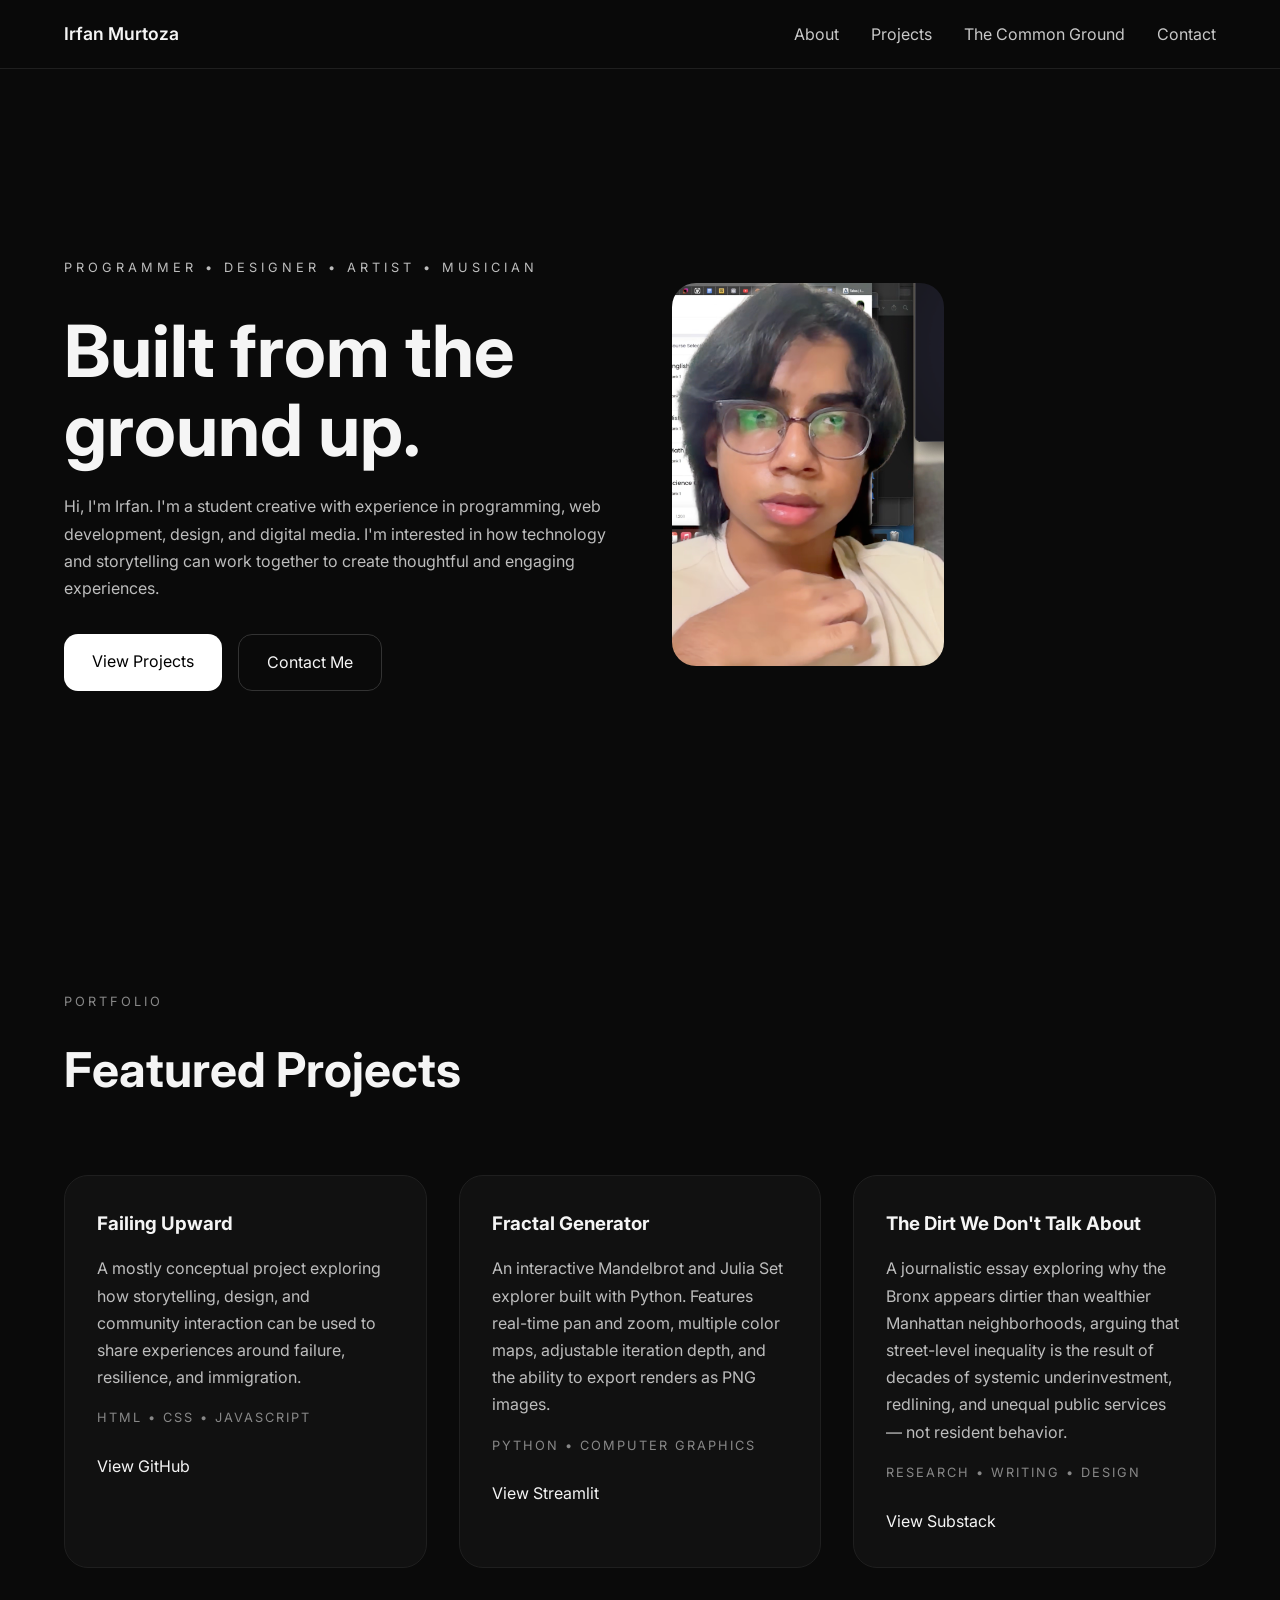
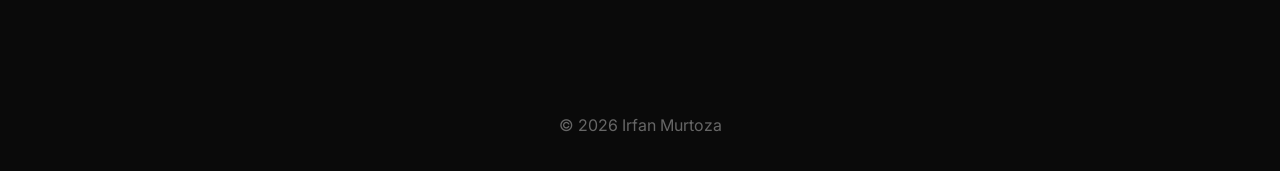
<file: docs/index.html>
<!DOCTYPE html>
<html lang="en">
<head>
  <meta charset="UTF-8">
  <meta name="viewport" content="width=device-width, initial-scale=1.0">
  <title>Irfan Murtoza | Portfolio</title>
  <link rel="preconnect" href="https://fonts.googleapis.com">
  <link rel="preconnect" href="https://fonts.gstatic.com" crossorigin>
  <link href="https://fonts.googleapis.com/css2?family=Inter:wght@300;400;500;600;700&display=swap" rel="stylesheet">
  <link rel="stylesheet" href="css/style.css">
</head>
<body>

  <!-- NAVBAR -->
  <nav>
    <div class="container nav-container">
      <a href="index.html" class="logo">Irfan Murtoza</a>
      <div class="nav-links">
        <a href="about.html">About</a>
        <a href="projects.html">Projects</a>
        <a href="writing.html">The Common Ground</a>
        <a href="contact.html">Contact</a>
      </div>
    </div>
  </nav>

  <!-- HERO -->
  <section class="hero">
    <div class="container hero-grid">
      <div class="hero-content">
        <p class="hero-subtitle">Programmer • Designer • Artist • Musician</p>
        <h1>Built from the ground up.</h1>
        <p>Hi, I'm Irfan. I'm a student creative with experience in programming, web development, design, and digital media. I'm interested in how technology and storytelling can work together to create thoughtful and engaging experiences.</p>
        <div class="hero-buttons">
          <a href="projects.html" class="btn-primary">View Projects</a>
          <a href="contact.html" class="btn-secondary">Contact Me</a>
        </div>
      </div>
      <div class="hero-image">
        <img src="images/me.png" alt="Hero Image Placeholder">
      </div>
    </div>
  </section>

  <!-- FEATURED PROJECTS -->
  <section>
    <div class="container">
      <div class="section-title">
        <p>Portfolio</p>
        <h2>Featured Projects</h2>
      </div>
      <div class="projects-grid">

        <!-- Project 1 -->
        <div class="project-card">
          <div class="project-content">
            <h3>Failing Upward</h3>
            <p>A mostly conceptual project exploring how storytelling, design, and community interaction can be used to share experiences around failure, resilience, and immigration.</p>
            <div class="project-tools">HTML • CSS • JavaScript</div>
            <a href="https://irfan932010.github.io/Challenge2/" target="_blank">View GitHub</a>
          </div>
        </div>

        <!-- Project 2 -->
        <div class="project-card">
          <div class="project-content">
            <h3>Fractal Generator</h3>
            <p>An interactive Mandelbrot and Julia Set explorer built with Python. Features real-time pan and zoom, multiple color maps, adjustable iteration depth, and the ability to export renders as PNG images.</p>
            <div class="project-tools">Python • Computer Graphics</div>
            <a href="https://fractal-generator.streamlit.app" target="_blank">View Streamlit</a>
          </div>
        </div>

        <!-- Project 3 -->
        <div class="project-card">
          <div class="project-content">
            <h3>The Dirt We Don't Talk About</h3>
            <p>A journalistic essay exploring why the Bronx appears dirtier than wealthier Manhattan neighborhoods, arguing that street-level inequality is the result of decades of systemic underinvestment, redlining, and unequal public services — not resident behavior.</p>
            <div class="project-tools">Research • Writing • Design</div>
            <a href="https://thecommongroundnewyork.substack.com/p/the-dirt-we-dont-talk-about" target="_blank">View Substack</a>
          </div>
        </div>

      </div>
    </div>
  </section>

  <!-- FOOTER -->
  <footer>
    © 2026 Irfan Murtoza
  </footer>

</body>
</html>
</file>
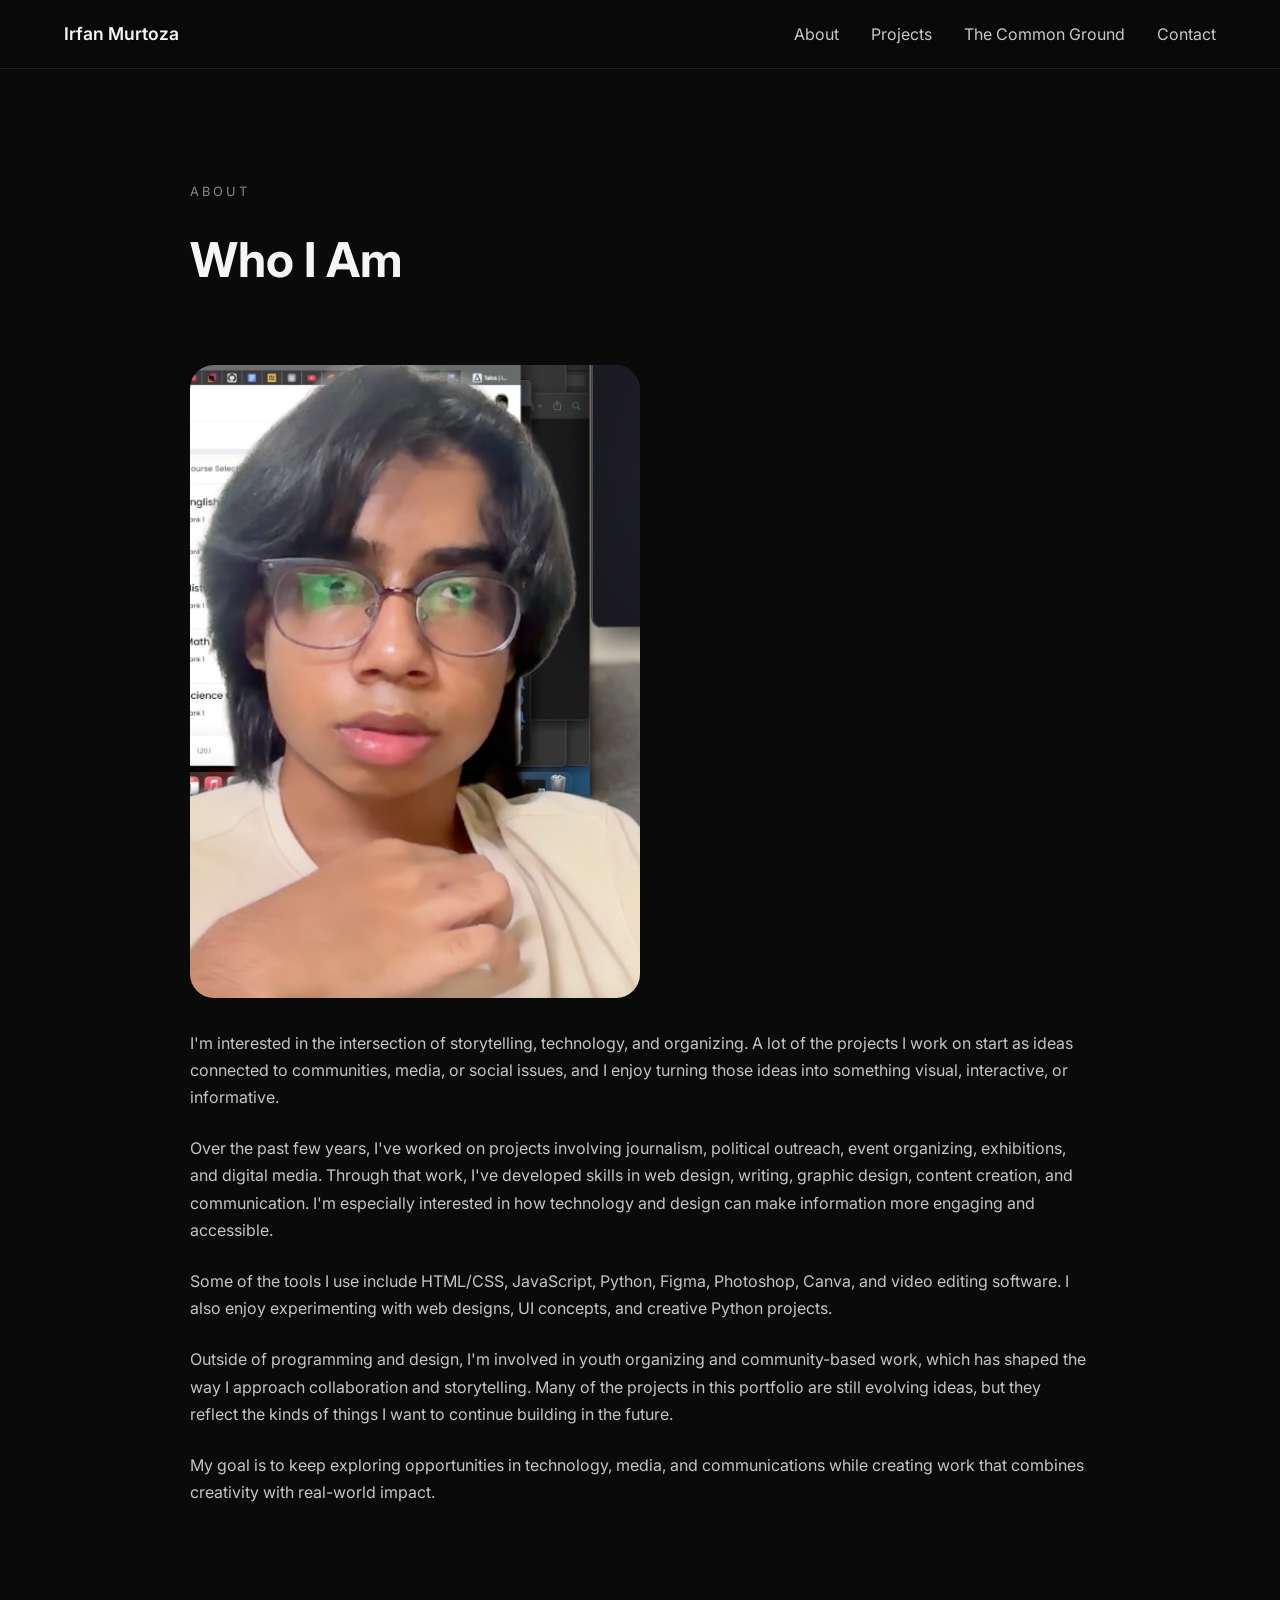
<file: docs/about.html>
<!DOCTYPE html>
<html lang="en">
<head>
  <meta charset="UTF-8">
  <meta name="viewport" content="width=device-width, initial-scale=1.0">
  <title>About | Irfan Murtoza</title>
  <link rel="preconnect" href="https://fonts.googleapis.com">
  <link rel="preconnect" href="https://fonts.gstatic.com" crossorigin>
  <link href="https://fonts.googleapis.com/css2?family=Inter:wght@300;400;500;600;700&display=swap" rel="stylesheet">
  <link rel="stylesheet" href="css/style.css">
</head>
<body>

  <nav>
    <div class="container nav-container">
      <a href="index.html" class="logo">Irfan Murtoza</a>
      <div class="nav-links">
        <a href="about.html">About</a>
        <a href="projects.html">Projects</a>
        <a href="writing.html">The Common Ground</a>
        <a href="contact.html">Contact</a>
      </div>
    </div>
  </nav>

  <section>
    <div class="container page-container">
      <div class="section-title">
        <p>About</p>
        <h2>Who I Am</h2>
      </div>
      <img src="images/me.png" alt="Photo of Irfan Murtoza" class="profile-image">
      <div class="page-text">
        <p>I'm interested in the intersection of storytelling, technology, and organizing. A lot of the projects I work on start as ideas connected to communities, media, or social issues, and I enjoy turning those ideas into something visual, interactive, or informative.</p>
        <p>Over the past few years, I've worked on projects involving journalism, political outreach, event organizing, exhibitions, and digital media. Through that work, I've developed skills in web design, writing, graphic design, content creation, and communication. I'm especially interested in how technology and design can make information more engaging and accessible.</p>
        <p>Some of the tools I use include HTML/CSS, JavaScript, Python, Figma, Photoshop, Canva, and video editing software. I also enjoy experimenting with web designs, UI concepts, and creative Python projects.</p>
        <p>Outside of programming and design, I'm involved in youth organizing and community-based work, which has shaped the way I approach collaboration and storytelling. Many of the projects in this portfolio are still evolving ideas, but they reflect the kinds of things I want to continue building in the future.</p>
        <p>My goal is to keep exploring opportunities in technology, media, and communications while creating work that combines creativity with real-world impact.</p>
      </div>
    </div>
  </section>

</body>
</html>
</file>
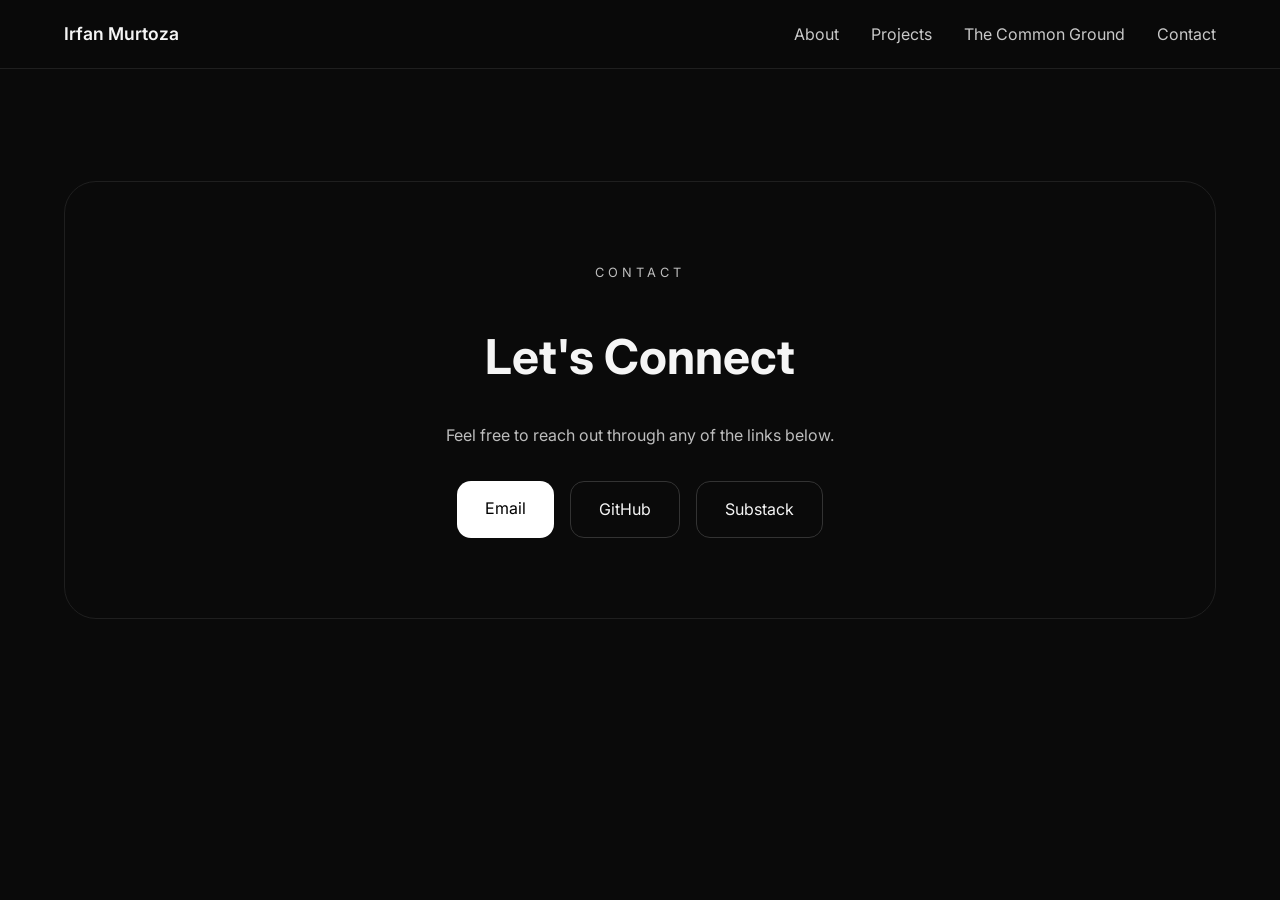
<file: docs/contact.html>
<!DOCTYPE html>
<html lang="en">
<head>
  <meta charset="UTF-8">
  <meta name="viewport" content="width=device-width, initial-scale=1.0">
  <title>Contact | Irfan Murtoza</title>
  <link rel="preconnect" href="https://fonts.googleapis.com">
  <link rel="preconnect" href="https://fonts.gstatic.com" crossorigin>
  <link href="https://fonts.googleapis.com/css2?family=Inter:wght@300;400;500;600;700&display=swap" rel="stylesheet">
  <link rel="stylesheet" href="css/style.css">
</head>
<body>

  <nav>
    <div class="container nav-container">
      <a href="index.html" class="logo">Irfan Murtoza</a>
      <div class="nav-links">
        <a href="about.html">About</a>
        <a href="projects.html">Projects</a>
        <a href="writing.html">The Common Ground</a>
        <a href="contact.html">Contact</a>
      </div>
    </div>
  </nav>

  <section>
    <div class="container">
      <div class="contact-box">
        <p class="hero-subtitle">Contact</p>
        <h2>Let's Connect</h2>
        <p>Feel free to reach out through any of the links below.</p>
        <div class="contact-links">
          <a href="mailto:irfanmurtoza@gmail.com" class="btn-primary">Email</a>
          <a href="https://github.com/Irfan932010" target="_blank" class="btn-secondary">GitHub</a>
          <a href="https://substack.com/@thecommonground123" target="_blank" class="btn-secondary">Substack</a>
        </div>
      </div><!-- end .contact-box -->
    </div><!-- end .container -->
  </section>

</body>
</html>
</file>
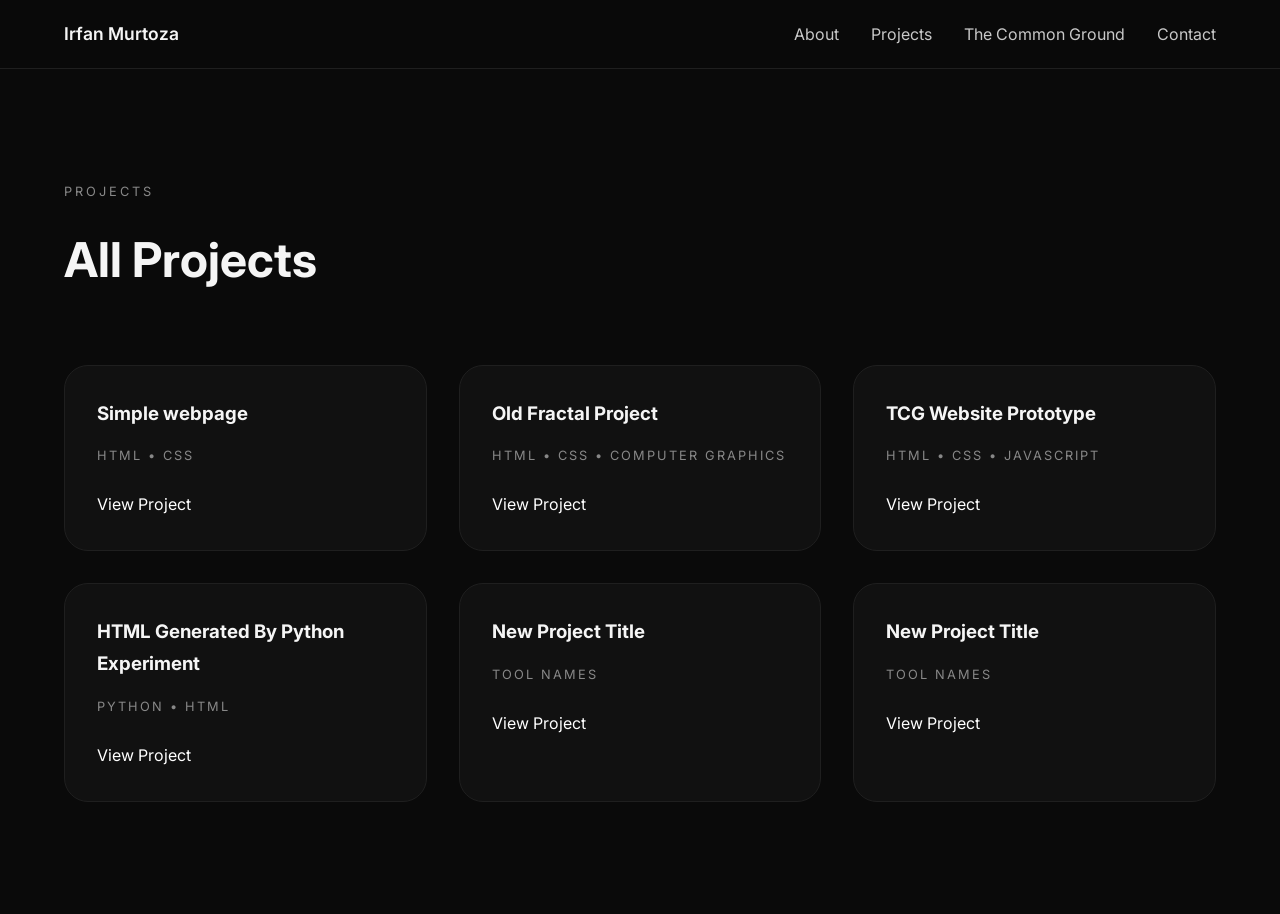
<file: docs/projects.html>
<!DOCTYPE html>
<html lang="en">
<head>
  <meta charset="UTF-8">
  <meta name="viewport" content="width=device-width, initial-scale=1.0">
  <title>Projects | Irfan Murtoza</title>
  <link rel="preconnect" href="https://fonts.googleapis.com">
  <link rel="preconnect" href="https://fonts.gstatic.com" crossorigin>
  <link href="https://fonts.googleapis.com/css2?family=Inter:wght@300;400;500;600;700&display=swap" rel="stylesheet">
  <link rel="stylesheet" href="css/style.css">
</head>
<body>
  <nav>
    <div class="container nav-container">
      <a href="index.html" class="logo">Irfan Murtoza</a>
      <div class="nav-links">
        <a href="about.html">About</a>
        <a href="projects.html">Projects</a>
        <a href="writing.html">The Common Ground</a>
        <a href="contact.html">Contact</a>
      </div>
    </div>
  </nav>

  <section>
    <div class="container">
      <div class="section-title">
        <p>Projects</p>
        <h2>All Projects</h2>
      </div>

      <div class="projects-grid">

        <!-- Project Card 1 -->
        <div class="project-card">
          <div class="project-content">
            <h3>Simple webpage</h3>  
            <div class="project-tools">HTML • CSS </div>
            <a href="http://homer.stuy.edu/~imurtoza80/site/" target="_blank" class="project-link">View Project</a>
          </div>
        </div>

        <!-- Project Card 2 -->
        <div class="project-card">
          <div class="project-content">
            <h3>Old Fractal Project</h3>
            <div class="project-tools">HTML • CSS • Computer Graphics</div>
            <a href="http://homer.stuy.edu/~imurtoza80/fractal/" target="_blank" class="project-link">View Project</a>
          </div>
        </div>

        <!-- Project Card 3 -->
        <div class="project-card">
          <div class="project-content">
            <h3>TCG Website Prototype</h3>
            <div class="project-tools">HTML • CSS • JavaScript</div>
            <a href="https://irfan932010.github.io/thecommongroundwebsite/" target="_blank" class="project-link">View Project</a>
          </div>
        </div>

        <!-- Project Card 4 -->
        <div class="project-card">
          <div class="project-content">
            <h3>HTML Generated By Python Experiment</h3>
            <div class="project-tools">Python • HTML </div>
            <a href="http://homer.stuy.edu/~imurtoza80/py/nyc_pop.py" target="_blank" class="project-link">View Project</a>
          </div>
        </div>

        <!-- Project Card 5 -->
        <div class="project-card">
          <div class="project-content">
            <h3>New Project Title</h3>
            <div class="project-tools">Tool Names</div>
            <a href="projects/project4.html" target="_blank" class="project-link">View Project</a>
          </div>
        </div>

        <!-- Project Card 6 -->
        <div class="project-card">
          <div class="project-content">
            <h3>New Project Title</h3>
            <div class="project-tools">Tool Names</div>
            <a href="projects/project4.html" target="_blank" class="project-link">View Project</a>
          </div>
        </div>

      </div><!-- end .projects-grid -->
    </div><!-- end .container -->
  </section>

</body>
</html>
</file>
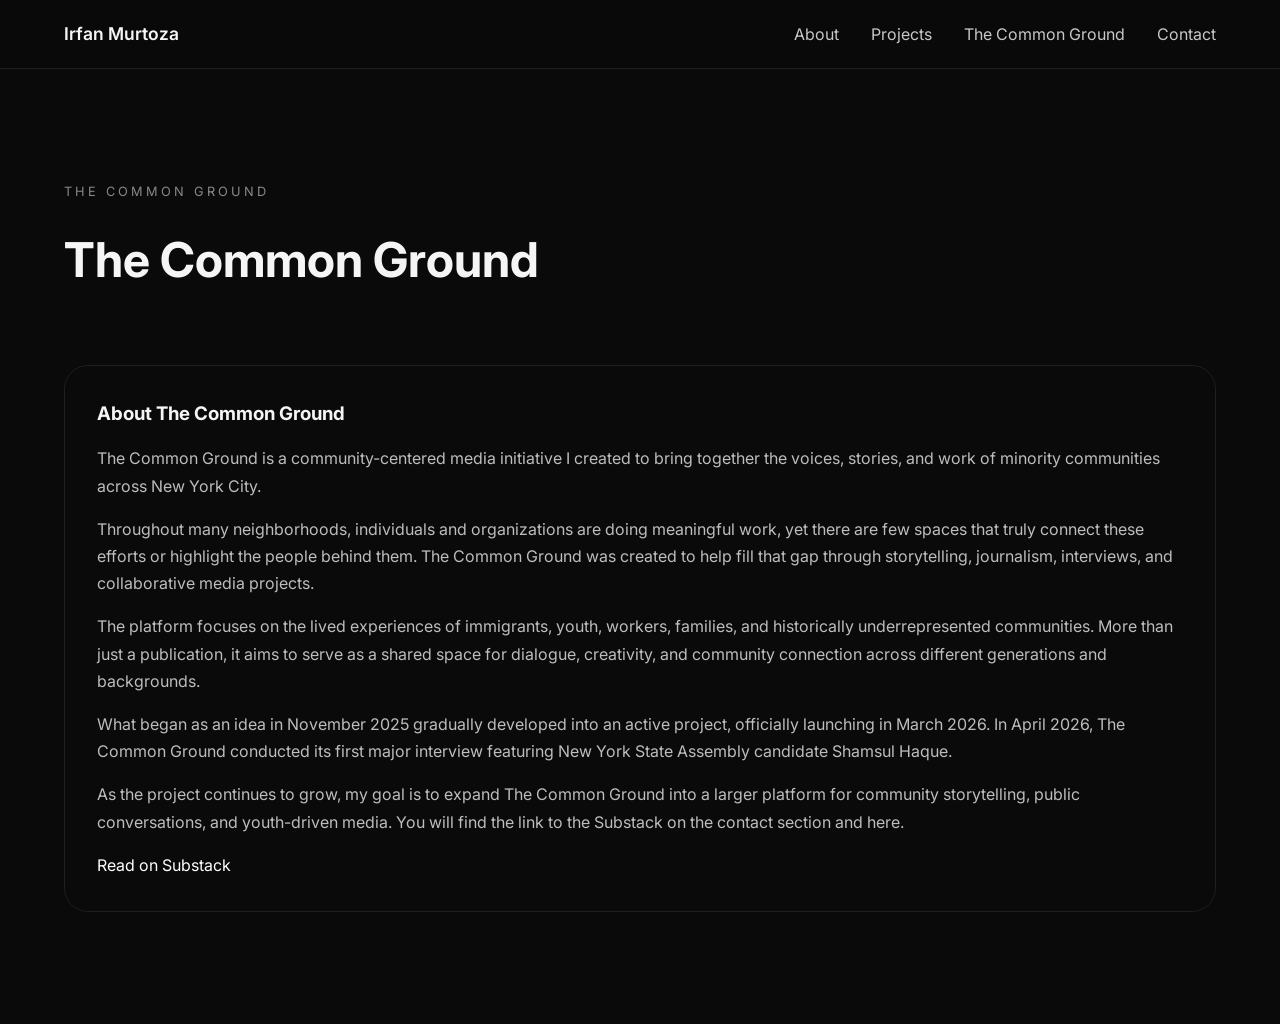
<file: docs/writing.html>
<!DOCTYPE html>
<html lang="en">
<head>
  <meta charset="UTF-8">
  <meta name="viewport" content="width=device-width, initial-scale=1.0">
  <title>The Common Ground | Irfan Murtoza</title>
  <link rel="preconnect" href="https://fonts.googleapis.com">
  <link rel="preconnect" href="https://fonts.gstatic.com" crossorigin>
  <link href="https://fonts.googleapis.com/css2?family=Inter:wght@300;400;500;600;700&display=swap" rel="stylesheet">
  <link rel="stylesheet" href="css/style.css">
</head>
<body>

  <nav>
    <div class="container nav-container">
      <a href="index.html" class="logo">Irfan Murtoza</a>
      <div class="nav-links">
        <a href="about.html">About</a>
        <a href="projects.html">Projects</a>
        <a href="writing.html">The Common Ground</a>
        <a href="contact.html">Contact</a>
      </div>
    </div>
  </nav>

  <section>
    <div class="container">
      <div class="section-title">
        <p>The Common Ground</p>
        <h2>The Common Ground</h2>
      </div>
      <div class="writing-grid">
        <div class="writing-card">
          <h3>About The Common Ground</h3>
          <p>The Common Ground is a community-centered media initiative I created to bring together the voices, stories, and work of minority communities across New York City.</p>
          <p>Throughout many neighborhoods, individuals and organizations are doing meaningful work, yet there are few spaces that truly connect these efforts or highlight the people behind them. The Common Ground was created to help fill that gap through storytelling, journalism, interviews, and collaborative media projects.</p>
          <p>The platform focuses on the lived experiences of immigrants, youth, workers, families, and historically underrepresented communities. More than just a publication, it aims to serve as a shared space for dialogue, creativity, and community connection across different generations and backgrounds.</p>
          <p>What began as an idea in November 2025 gradually developed into an active project, officially launching in March 2026. In April 2026, The Common Ground conducted its first major interview featuring New York State Assembly candidate Shamsul Haque.</p>
          <p>As the project continues to grow, my goal is to expand The Common Ground into a larger platform for community storytelling, public conversations, and youth-driven media. You will find the link to the Substack on the contact section and here.</p>
          <a href="https://substack.com/@thecommonground123" target="_blank" class="project-link">Read on Substack</a>
        </div><!-- end .writing-card -->
      </div><!-- end .writing-grid -->
    </div><!-- end .container -->
  </section>

</body>
</html>
</file>
<file: docs/css/style.css>
* {
margin: 0;
padding: 0;
box-sizing: border-box;
}
body {
font-family: "Inter", sans-serif;
background: #0a0a0a;
color: #f5f5f5;
line-height: 1.7;

}
html {
scroll-behavior: smooth;
}
img {
max-width: 50%;
display: block;
}
a {
text-decoration: none;
color: inherit;
}
.container {
width: 90%;
max-width: 1200px;
margin: auto;
}
/* NAVBAR */
nav {
position: sticky;
top: 0;
z-index: 1000;
background: rgba(10, 10, 10, 0.95);
backdrop-filter: blur(10px);
border-bottom: 1px solid #1f1f1f;
}
.nav-container {
display: flex;
justify-content: space-between;
align-items: center;
padding: 1.2rem 0;
}
.logo {
font-size: 1.1rem;
font-weight: 600;
}
.nav-links {
display: flex;
gap: 2rem;

}
.nav-links a {
color: #c8c8c8;
transition: 0.3s;
}
.nav-links a:hover {
color: white;
}
/* HERO */
.hero {
min-height: 90vh;
display: flex;
align-items: center;
}
.hero-grid {
display: grid;
grid-template-columns: 1fr 1fr;
gap: 4rem;
align-items: center;
}
.hero-subtitle {
color: #8d8d8d;
text-transform: uppercase;
letter-spacing: 4px;
margin-bottom: 1rem;
font-size: 0.8rem;
}
.hero h1 {
font-size: 4.5rem;
line-height: 1.1;
margin-bottom: 1.5rem;
}
.hero p {
color: #bdbdbd;
margin-bottom: 2rem;
}
.hero-image img {
border-radius: 24px;
}

.hero-buttons {
display: flex;
gap: 1rem;
}
/* BUTTONS */
.btn-primary,
.btn-secondary {
padding: 14px 28px;
border-radius: 14px;
transition: 0.3s;
display: inline-block;
}
.btn-primary {
background: white;
color: black;
}
.btn-primary:hover {
transform: translateY(-2px);
}
.btn-secondary {
border: 1px solid #333;
}
.btn-secondary:hover {
border-color: #666;
}
/* SECTION */
section {
padding: 7rem 0;
}
.section-title {
margin-bottom: 4rem;
}
.section-title p {
color: #888;
text-transform: uppercase;
letter-spacing: 3px;
margin-bottom: 1rem;

font-size: 0.8rem;
}
.section-title h2 {
font-size: 3rem;
}
/* PROJECTS */
.projects-grid {
display: grid;
grid-template-columns: repeat(auto-fit, minmax(320px, 1fr));
gap: 2rem;
}
.project-card {
background: #111;
border: 1px solid #1f1f1f;
border-radius: 24px;
overflow: hidden;
transition: 0.3s;
}
.project-card:hover {
transform: translateY(-5px);
border-color: #444;
}
.project-content {
padding: 2rem;
}
.project-content h3 {
margin-bottom: 1rem;
}
.project-content p {
color: #bdbdbd;
margin-bottom: 1rem;
}
.project-tools {
color: #888;
font-size: 0.8rem;
margin-bottom: 1.5rem;
text-transform: uppercase;
letter-spacing: 2px;
}

.project-link {
color: white;
}
/* WRITING */
.writing-grid {
display: grid;
grid-template-columns: repeat(auto-fit, minmax(320px, 1fr));
gap: 2rem;
}
.writing-card {
border: 1px solid #1f1f1f;
border-radius: 24px;
padding: 2rem;
}
.writing-card h3 {
margin-bottom: 1rem;
}
.writing-card p {
color: #bdbdbd;
margin-bottom: 1rem;
}
/* CONTACT */
.contact-box {
border: 1px solid #1f1f1f;
border-radius: 32px;
padding: 5rem 2rem;
text-align: center;
}
.contact-box h2 {
font-size: 3rem;
margin-bottom: 1.5rem;
}
.contact-box p {
color: #bdbdbd;
max-width: 700px;
margin: auto;
margin-bottom: 2rem;
}

.contact-links {
display: flex;
justify-content: center;
gap: 1rem;
flex-wrap: wrap;
}
/* PAGE STYLES */
.page-container {
max-width: 900px;
}
.page-text p {
margin-bottom: 1.5rem;
color: #c5c5c5;
}
.profile-image {
border-radius: 24px;
margin-bottom: 2rem;
}
/* PROJECT PAGE */
.project-page h1 {
font-size: 4rem;
margin-bottom: 2rem;
}
.project-banner {
border-radius: 24px;
margin-bottom: 3rem;
}
.project-info h2 {
margin-top: 2rem;
margin-bottom: 1rem;
}
.project-info p {
color: #c5c5c5;
}
.back-link {
display: inline-block;
margin-bottom: 3rem;

color: #888;
}
footer {
text-align: center;
padding: 2rem 0;
color: #666;
}
/* MOBILE */
@media (max-width: 768px) {
.hero-grid {
grid-template-columns: 1fr;
}
.hero h1 {
font-size: 3rem;
}
.nav-links {
gap: 1rem;
font-size: 0.9rem;
}
.section-title h2,
.contact-box h2,
.project-page h1 {
font-size: 2.3rem;
}
}
</file>
